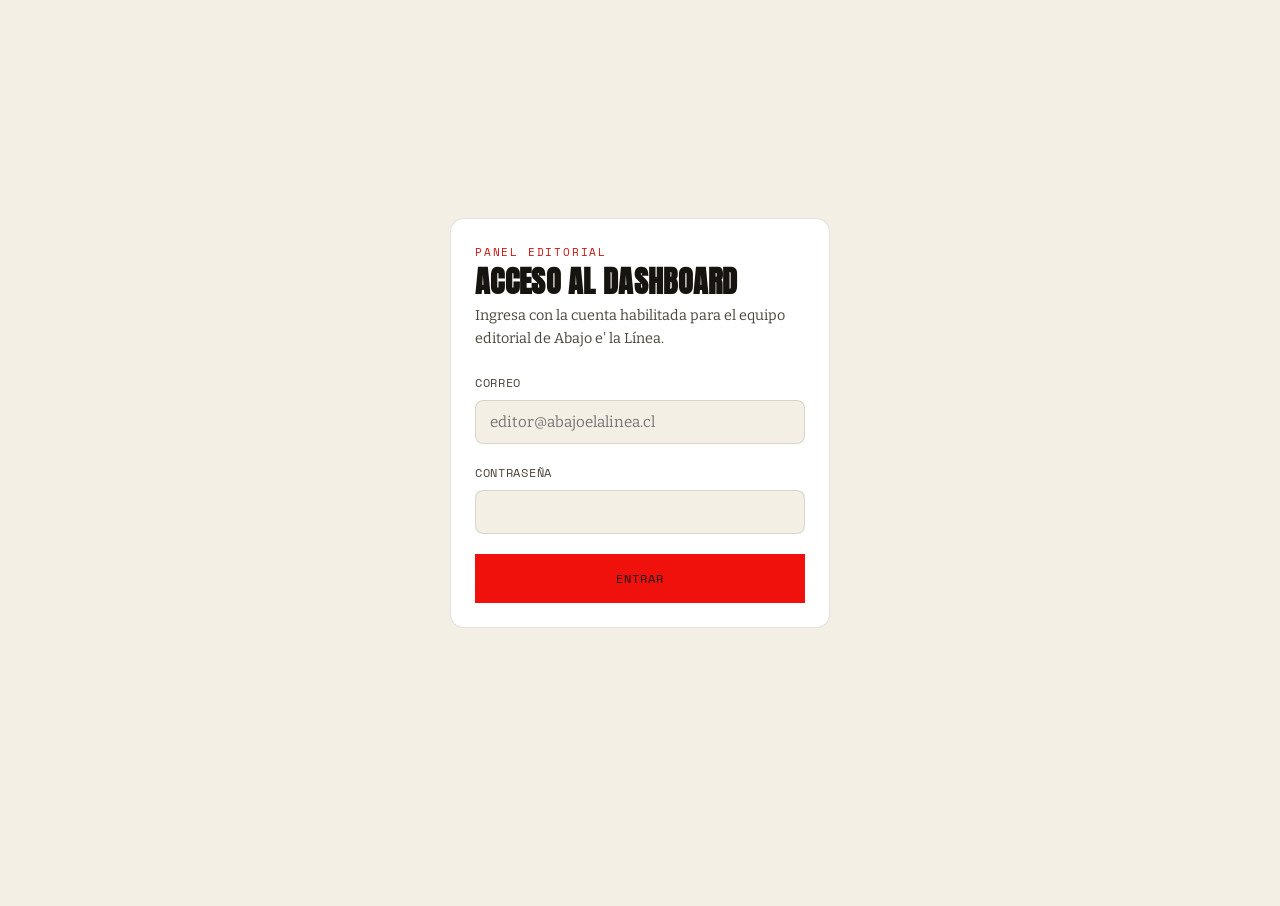
<file: admin.html>
<!DOCTYPE html>
<html lang="es">
<head>
<meta charset="UTF-8">
<script>try{var t=localStorage.getItem("theme");if(t)document.documentElement.setAttribute("data-theme",t);}catch(e){}</script>
<meta name="viewport" content="width=device-width, initial-scale=1.0">
<meta name="robots" content="noindex, nofollow">
<title>Dashboard — Abajo e' la Línea</title>
<link rel="icon" type="image/png" href="logo.png">
<link rel="stylesheet" href="style.css">
</head>
<body>

<link rel="preconnect" href="https://fonts.googleapis.com">
<link href="https://fonts.googleapis.com/css2?family=Anton&family=Bitter:wght@400;500;600;700&family=Space+Mono:wght@400;700&display=swap" rel="stylesheet">

<section id="admin">
  <div class="wrap" style="max-width:1080px; padding-top:20px; padding-bottom:80px;">

    <!-- Login -->
    <div id="loginScreen" style="min-height:70vh; display:flex; align-items:center;">
      <form id="loginForm" class="admin-card" style="max-width:380px;">
        <p class="admin-eyebrow">Panel editorial</p>
        <h1 class="section-title" style="font-size:1.9rem; margin-top:6px;">Acceso al dashboard</h1>
        <p style="color:var(--cream-dim); font-size:0.9rem; margin-top:10px;">Ingresa con la cuenta habilitada para el equipo editorial de Abajo e' la Línea.</p>

        <div class="admin-field" style="margin-top:24px;">
          <label for="email">Correo</label>
          <input type="email" id="email" placeholder="editor@abajoelalinea.cl" required autocomplete="username">
        </div>
        <div class="admin-field">
          <label for="password">Contraseña</label>
          <input type="password" id="password" required autocomplete="current-password">
        </div>
        <p id="loginError" style="color:var(--red); font-size:0.85rem; display:none;"></p>
        <button type="submit" class="btn btn-solid" style="width:100%; justify-content:center;" id="loginBtn">Entrar</button>
      </form>
    </div>

    <!-- Dashboard -->
    <div id="dashboard" style="display:none;">

      <div class="admin-card admin-topbar">
        <div>
          <p class="admin-eyebrow">Dashboard</p>
          <h1 class="section-title" style="font-size:1.9rem;">Gestión manual de noticias</h1>
          <p style="color:var(--cream-dim); font-size:0.85rem; margin-top:4px;">Sesión activa como <span id="sessionEmail"></span></p>
        </div>
        <div style="display:flex; gap:10px; flex-wrap:wrap; align-items:center;">
          <button class="theme-toggle" aria-label="Cambiar tema"></button>
          <button type="button" class="btn btn-ghost" id="refreshBtn">Actualizar</button>
          <button type="button" class="btn btn-ghost" id="newBtn">+ Nueva noticia</button>
          <button type="button" class="btn btn-ghost" id="logoutBtn">Salir</button>
        </div>
      </div>

      <div class="admin-tabbar">
        <button type="button" class="admin-tab active" data-tab="list">Noticias</button>
        <button type="button" class="admin-tab" data-tab="editor">Editor</button>
        <button type="button" class="admin-tab" data-tab="programs">Programas</button>
      </div>

      <!-- Tab: lista -->
      <div data-panel="list">
        <div id="categoryFilters" class="admin-pillbar"></div>
        <div id="articleList"></div>
      </div>

      <!-- Tab: editor -->
      <div data-panel="editor" class="admin-card" style="display:none;">
        <div style="display:flex; justify-content:space-between; align-items:flex-start; flex-wrap:wrap; gap:12px; margin-bottom:24px;">
          <div>
            <h2 style="font-family:'Anton',sans-serif; text-transform:uppercase; font-size:1.3rem;" id="editorTitle">Nueva noticia</h2>
            <p style="color:var(--cream-dim); font-size:0.85rem;">Puedes guardar como borrador o publicar de inmediato.</p>
          </div>
          <a href="#" target="_blank" id="viewLink" class="btn btn-ghost" style="display:none; padding:8px 16px; font-size:0.68rem;">Ver noticia</a>
        </div>

        <form id="articleForm">
          <input type="hidden" id="articleId">

          <div class="admin-field">
            <label for="title">Título</label>
            <input type="text" id="title" placeholder="Título de la noticia" required>
          </div>

          <div class="admin-grid-2">
            <div class="admin-field">
              <label for="slug">Slug <button type="button" id="genSlug" class="admin-inline-link">Generar desde título</button></label>
              <input type="text" id="slug" placeholder="slug-de-la-noticia" required>
            </div>
            <div class="admin-field">
              <label for="author">Autor</label>
              <input type="text" id="author" placeholder="Abajo e' la Línea" required>
            </div>
            <div class="admin-field">
              <label for="category">Categoría</label>
              <select id="category">
                <option value="Deportes">Deportes</option>
                <option value="Cultura">Cultura</option>
                <option value="Comunidad">Comunidad</option>
              </select>
            </div>
            <div class="admin-field">
              <label for="status">Estado</label>
              <select id="status">
                <option value="draft">Borrador</option>
                <option value="published">Publicado</option>
                <option value="archived">Archivado</option>
              </select>
            </div>
            <div class="admin-field" style="grid-column:1 / -1;">
              <label for="publishedAt">Fecha de publicación</label>
              <input type="datetime-local" id="publishedAt" required>
            </div>
          </div>

          <div class="admin-field">
            <label for="summary">Bajada</label>
            <textarea id="summary" rows="2" placeholder="Resumen de la noticia" required></textarea>
          </div>

          <div class="admin-field">
            <label for="content">Contenido</label>
            <p style="color:var(--cream-dim); font-size:0.78rem; margin-bottom:8px;">Un párrafo por línea — se convierten automáticamente en párrafos.</p>
            <textarea id="content" rows="9" required></textarea>
          </div>

          <div class="admin-grid-2">
            <div class="admin-field">
              <label for="sourceUrl">Fuente original</label>
              <input type="text" id="sourceUrl" placeholder="https://www.instagram.com/p/...">
            </div>
            <div class="admin-field">
              <label for="imageUrl">URL de imagen</label>
              <input type="text" id="imageUrl" placeholder="https://...">
            </div>
          </div>

          <div class="admin-upload">
            <div>
              <p style="font-weight:600;">Subir imagen</p>
              <p style="color:var(--cream-dim); font-size:0.82rem;">Tamaño recomendado: 1200 × 675 px.</p>
            </div>
            <label for="imageFile" class="btn btn-solid" style="cursor:pointer; padding:10px 20px;" id="imageFileLabel">Elegir archivo</label>
            <input type="file" id="imageFile" accept="image/*" style="display:none;">
          </div>
          <img id="imagePreview" style="display:none; margin-top:16px; width:100%; max-height:280px; object-fit:cover; border:1px solid var(--line);">

          <p id="formError" style="color:var(--red); font-size:0.85rem; display:none; margin-top:16px;"></p>
          <p id="formSuccess" style="color:var(--green); font-size:0.85rem; display:none; margin-top:16px;"></p>

          <div style="display:flex; gap:10px; justify-content:flex-end; margin-top:24px; flex-wrap:wrap;">
            <button type="button" class="btn btn-ghost" id="deleteBtn" style="display:none; border-color:var(--red); color:var(--red);">Eliminar</button>
            <button type="submit" class="btn btn-ghost" id="saveBtn">Guardar cambios</button>
            <button type="button" class="btn btn-ghost" id="saveDraftBtn">Guardar como borrador</button>
            <button type="button" class="btn btn-solid" id="publishBtn">Publicar ahora</button>
          </div>
        </form>
      </div>

      <!-- Tab: programas -->
      <div data-panel="programs" class="admin-card" style="display:none;">
        <div style="margin-bottom:20px;">
          <h2 style="font-family:'Anton',sans-serif; text-transform:uppercase; font-size:1.3rem;" id="programFormTitle">Nuevo programa</h2>
          <p style="color:var(--cream-dim); font-size:0.85rem;">Pega el link de YouTube del episodio grabado — no se sube ningún archivo, solo se embebe el video.</p>
        </div>

        <form id="programForm">
          <input type="hidden" id="programId">

          <div class="admin-field">
            <label for="programTitle">Título</label>
            <input type="text" id="programTitle" placeholder="Caseta Femenina — Capítulo 12" required>
          </div>

          <div class="admin-grid-2">
            <div class="admin-field">
              <label for="programYoutubeUrl">Link de YouTube</label>
              <input type="text" id="programYoutubeUrl" placeholder="https://www.youtube.com/watch?v=..." required>
            </div>
            <div class="admin-field">
              <label for="programCategory">Programa / categoría</label>
              <input type="text" id="programCategory" placeholder="Caseta Femenina">
            </div>
            <div class="admin-field">
              <label for="programStatus">Estado</label>
              <select id="programStatus">
                <option value="draft">Borrador</option>
                <option value="published">Publicado</option>
                <option value="archived">Archivado</option>
              </select>
            </div>
            <div class="admin-field">
              <label for="programPublishedAt">Fecha de publicación</label>
              <input type="datetime-local" id="programPublishedAt" required>
            </div>
          </div>

          <div class="admin-field">
            <label for="programDescription">Descripción (opcional)</label>
            <textarea id="programDescription" rows="3"></textarea>
          </div>

          <p id="programFormError" style="color:var(--red); font-size:0.85rem; display:none;"></p>
          <p id="programFormSuccess" style="color:var(--green); font-size:0.85rem; display:none;"></p>

          <div style="display:flex; gap:10px; justify-content:flex-end; margin-top:8px; flex-wrap:wrap;">
            <button type="button" class="btn btn-ghost" id="programDeleteBtn" style="display:none; border-color:var(--red); color:var(--red);">Eliminar</button>
            <button type="button" class="btn btn-ghost" id="programNewBtn">Nuevo programa</button>
            <button type="submit" class="btn btn-solid" id="programSaveBtn">Guardar</button>
          </div>
        </form>

        <div style="margin-top:32px; border-top:1px solid var(--line); padding-top:20px;">
          <div id="programList"></div>
        </div>
      </div>

    </div>
  </div>
</section>

<script type="module" src="admin.js"></script>
<script src="theme.js" defer></script>

</body>
</html>
</file>
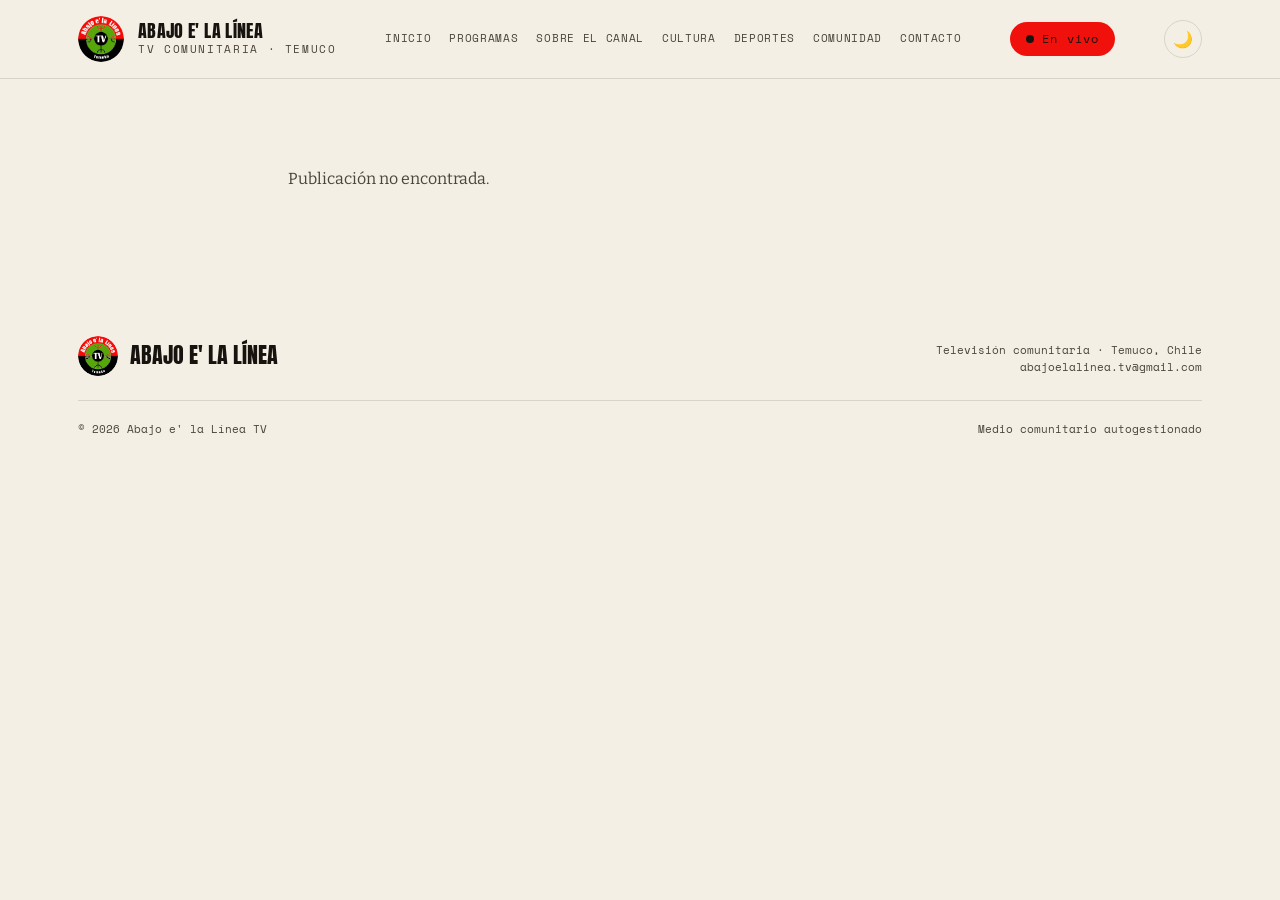
<file: articulo.html>
<!DOCTYPE html>
<html lang="es">
<head>
<meta charset="UTF-8">
<script>try{var t=localStorage.getItem("theme");if(t)document.documentElement.setAttribute("data-theme",t);}catch(e){}</script>
<meta name="viewport" content="width=device-width, initial-scale=1.0">
<title>Abajo e' la Línea</title>
<link rel="icon" type="image/png" href="logo.png">
<link rel="stylesheet" href="style.css">
</head>
<body>

<link rel="preconnect" href="https://fonts.googleapis.com">
<link href="https://fonts.googleapis.com/css2?family=Anton&family=Bitter:wght@400;500;600;700&family=Space+Mono:wght@400;700&display=swap" rel="stylesheet">

<header>
  <div class="header-inner">
    <div class="wordmark">
      <img src="logo.png" alt="Abajo e' la Línea TV" class="logo-img">
      <div class="wordmark-text">
        <span>Abajo e' la Línea</span>
        <span>TV Comunitaria · Temuco</span>
      </div>
    </div>
    <nav>
      <a href="index.html">Inicio</a>
      <a href="programas.html">Programas</a>
      <a href="index.html#sobre-canal">Sobre el Canal</a>
      <a href="cultura.html">Cultura</a>
      <a href="deportes.html">Deportes</a>
      <a href="comunidad.html">Comunidad</a>
      <a href="index.html#contacto">Contacto</a>
    </nav>
    <a href="index.html" class="live-pill"><span class="live-dot"></span> En vivo</a>
    <button class="theme-toggle" aria-label="Cambiar tema"></button>
    <button class="nav-toggle" aria-label="Abrir menú" aria-expanded="false">☰</button>
  </div>
</header>

<section id="articulo">
  <div class="wrap" style="max-width:760px;">
    <div id="articuloContenido">
      <p style="color:var(--cream-dim);">Cargando publicación…</p>
    </div>
  </div>
</section>

<footer>
  <div class="wrap">
    <div class="footer-grid">
      <div class="footer-wordmark" style="display:flex;align-items:center;gap:12px;"><img src="logo.png" alt="" style="width:40px;height:40px;border-radius:50%;">Abajo e' la Línea</div>
      <div class="footer-meta">
        Televisión comunitaria · Temuco, Chile<br>
        abajoelalinea.tv@gmail.com
      </div>
    </div>
    <div class="footer-bottom">
      <span>© 2026 Abajo e' la Línea TV</span>
      <span>Medio comunitario autogestionado</span>
    </div>
  </div>
</footer>

<script src="supabase-articles.js"></script>
<script>
  (async () => {
    const slug = new URLSearchParams(location.search).get('slug');
    const el = document.getElementById('articuloContenido');
    if (!slug) {
      el.innerHTML = '<p style="color:var(--cream-dim);">Publicación no encontrada.</p>';
      return;
    }
    const [article] = await fetchArticles({ slug, limit: 1 });
    if (!article) {
      el.innerHTML = '<p style="color:var(--cream-dim);">Publicación no encontrada.</p>';
      return;
    }
    document.title = `${article.title} — Abajo e' la Línea`;
    const date = article.published_at
      ? new Date(article.published_at).toLocaleDateString('es-CL', { day: 'numeric', month: 'long', year: 'numeric' })
      : '';
    el.innerHTML = `
      <div class="section-head" style="margin-bottom:24px;">
        <div class="section-num">${article.category || ''}</div>
        <h1 class="section-title" style="font-size:clamp(1.8rem,4vw,2.6rem);">${article.title}</h1>
      </div>
      ${article.image_url ? `<img src="${article.image_url}" alt="" style="width:100%; border-radius:6px; margin-bottom:24px; aspect-ratio:16/9; object-fit:cover;">` : ''}
      <p class="mono" style="color:var(--cream-dim); font-size:0.75rem; margin-bottom:24px;">${article.author || ''} ${date ? '· ' + date : ''}</p>
      <div style="color:var(--cream-dim); font-size:1.05rem; line-height:1.7;">${article.content || ''}</div>
      ${article.source_url ? `<p style="margin-top:32px;"><a href="${article.source_url}" target="_blank" rel="noopener" class="btn btn-ghost">Ver publicación original</a></p>` : ''}
    `;
  })();
</script>

<script src="theme.js" defer></script>
</body>
</html>
</file>
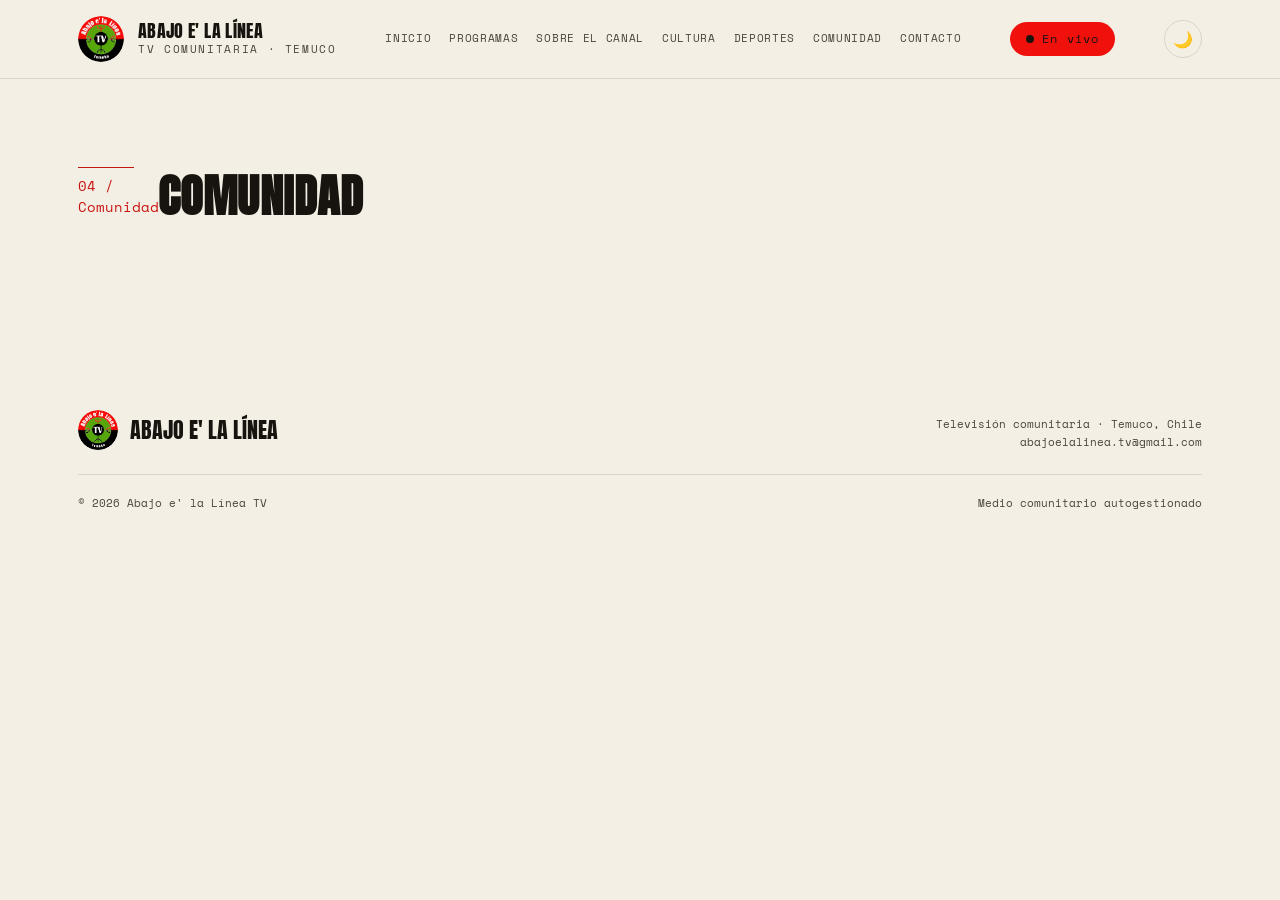
<file: comunidad.html>
<!DOCTYPE html>
<html lang="es">
<head>
<meta charset="UTF-8">
<script>try{var t=localStorage.getItem("theme");if(t)document.documentElement.setAttribute("data-theme",t);}catch(e){}</script>
<meta name="viewport" content="width=device-width, initial-scale=1.0">
<title>Comunidad — Abajo e' la Línea</title>
<link rel="icon" type="image/png" href="logo.png">
<link rel="stylesheet" href="style.css">
<script src="supabase-articles.js" defer></script>
</head>
<body>

<link rel="preconnect" href="https://fonts.googleapis.com">
<link href="https://fonts.googleapis.com/css2?family=Anton&family=Bitter:wght@400;500;600;700&family=Space+Mono:wght@400;700&display=swap" rel="stylesheet">

<header>
  <div class="header-inner">
    <div class="wordmark">
      <img src="logo.png" alt="Abajo e' la Línea TV" class="logo-img">
      <div class="wordmark-text">
        <span>Abajo e' la Línea</span>
        <span>TV Comunitaria · Temuco</span>
      </div>
    </div>
    <nav>
      <a href="index.html">Inicio</a>
      <a href="programas.html">Programas</a>
      <a href="index.html#sobre-canal">Sobre el Canal</a>
      <a href="cultura.html">Cultura</a>
      <a href="deportes.html">Deportes</a>
      <a href="comunidad.html">Comunidad</a>
      <a href="index.html#contacto">Contacto</a>
    </nav>
    <a href="index.html" class="live-pill"><span class="live-dot"></span> En vivo</a>
    <button class="theme-toggle" aria-label="Cambiar tema"></button>
    <button class="nav-toggle" aria-label="Abrir menú" aria-expanded="false">☰</button>
  </div>
</header>

<section id="comunidad">
  <div class="wrap">
    <div class="section-head">
      <div class="section-num">04 / Comunidad</div>
      <h2 class="section-title">Comunidad</h2>
    </div>
    <div class="programas-grid" data-articles-category="Comunidad"></div>
  </div>
</section>

<footer>
  <div class="wrap">
    <div class="footer-grid">
      <div class="footer-wordmark" style="display:flex;align-items:center;gap:12px;"><img src="logo.png" alt="" style="width:40px;height:40px;border-radius:50%;">Abajo e' la Línea</div>
      <div class="footer-meta">
        Televisión comunitaria · Temuco, Chile<br>
        abajoelalinea.tv@gmail.com
      </div>
    </div>
    <div class="footer-bottom">
      <span>© 2026 Abajo e' la Línea TV</span>
      <span>Medio comunitario autogestionado</span>
    </div>
  </div>
</footer>

<script src="theme.js" defer></script>
</body>
</html>
</file>
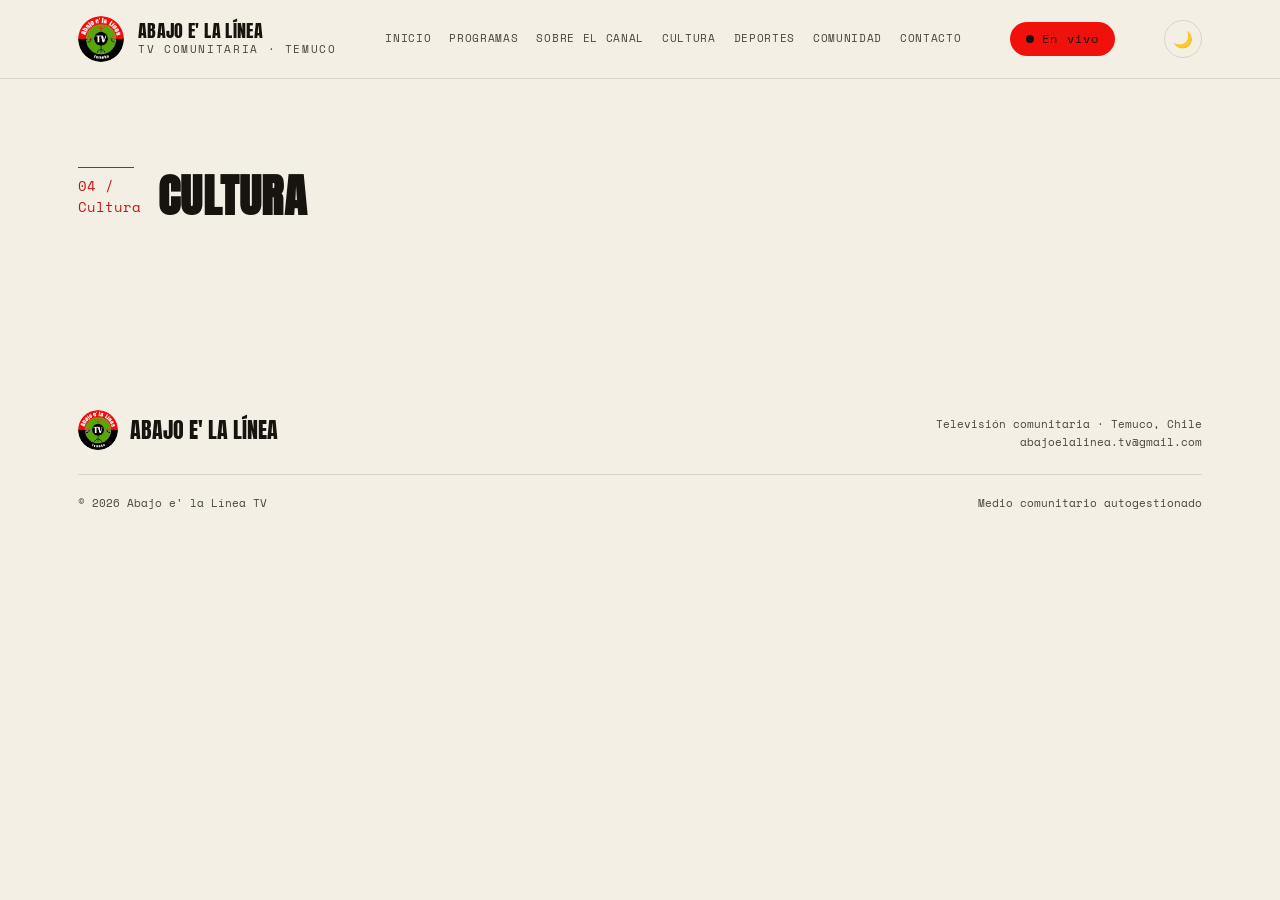
<file: cultura.html>
<!DOCTYPE html>
<html lang="es">
<head>
<meta charset="UTF-8">
<script>try{var t=localStorage.getItem("theme");if(t)document.documentElement.setAttribute("data-theme",t);}catch(e){}</script>
<meta name="viewport" content="width=device-width, initial-scale=1.0">
<title>Cultura — Abajo e' la Línea</title>
<link rel="icon" type="image/png" href="logo.png">
<link rel="stylesheet" href="style.css">
<script src="supabase-articles.js" defer></script>
</head>
<body>

<link rel="preconnect" href="https://fonts.googleapis.com">
<link href="https://fonts.googleapis.com/css2?family=Anton&family=Bitter:wght@400;500;600;700&family=Space+Mono:wght@400;700&display=swap" rel="stylesheet">

<header>
  <div class="header-inner">
    <div class="wordmark">
      <img src="logo.png" alt="Abajo e' la Línea TV" class="logo-img">
      <div class="wordmark-text">
        <span>Abajo e' la Línea</span>
        <span>TV Comunitaria · Temuco</span>
      </div>
    </div>
    <nav>
      <a href="index.html">Inicio</a>
      <a href="programas.html">Programas</a>
      <a href="index.html#sobre-canal">Sobre el Canal</a>
      <a href="cultura.html">Cultura</a>
      <a href="deportes.html">Deportes</a>
      <a href="comunidad.html">Comunidad</a>
      <a href="index.html#contacto">Contacto</a>
    </nav>
    <a href="index.html" class="live-pill"><span class="live-dot"></span> En vivo</a>
    <button class="theme-toggle" aria-label="Cambiar tema"></button>
    <button class="nav-toggle" aria-label="Abrir menú" aria-expanded="false">☰</button>
  </div>
</header>

<section id="cultura">
  <div class="wrap">
    <div class="section-head">
      <div class="section-num">04 / Cultura</div>
      <h2 class="section-title">Cultura</h2>
    </div>
    <div class="programas-grid" data-articles-category="Cultura"></div>
  </div>
</section>

<footer>
  <div class="wrap">
    <div class="footer-grid">
      <div class="footer-wordmark" style="display:flex;align-items:center;gap:12px;"><img src="logo.png" alt="" style="width:40px;height:40px;border-radius:50%;">Abajo e' la Línea</div>
      <div class="footer-meta">
        Televisión comunitaria · Temuco, Chile<br>
        abajoelalinea.tv@gmail.com
      </div>
    </div>
    <div class="footer-bottom">
      <span>© 2026 Abajo e' la Línea TV</span>
      <span>Medio comunitario autogestionado</span>
    </div>
  </div>
</footer>

<script src="theme.js" defer></script>
</body>
</html>
</file>
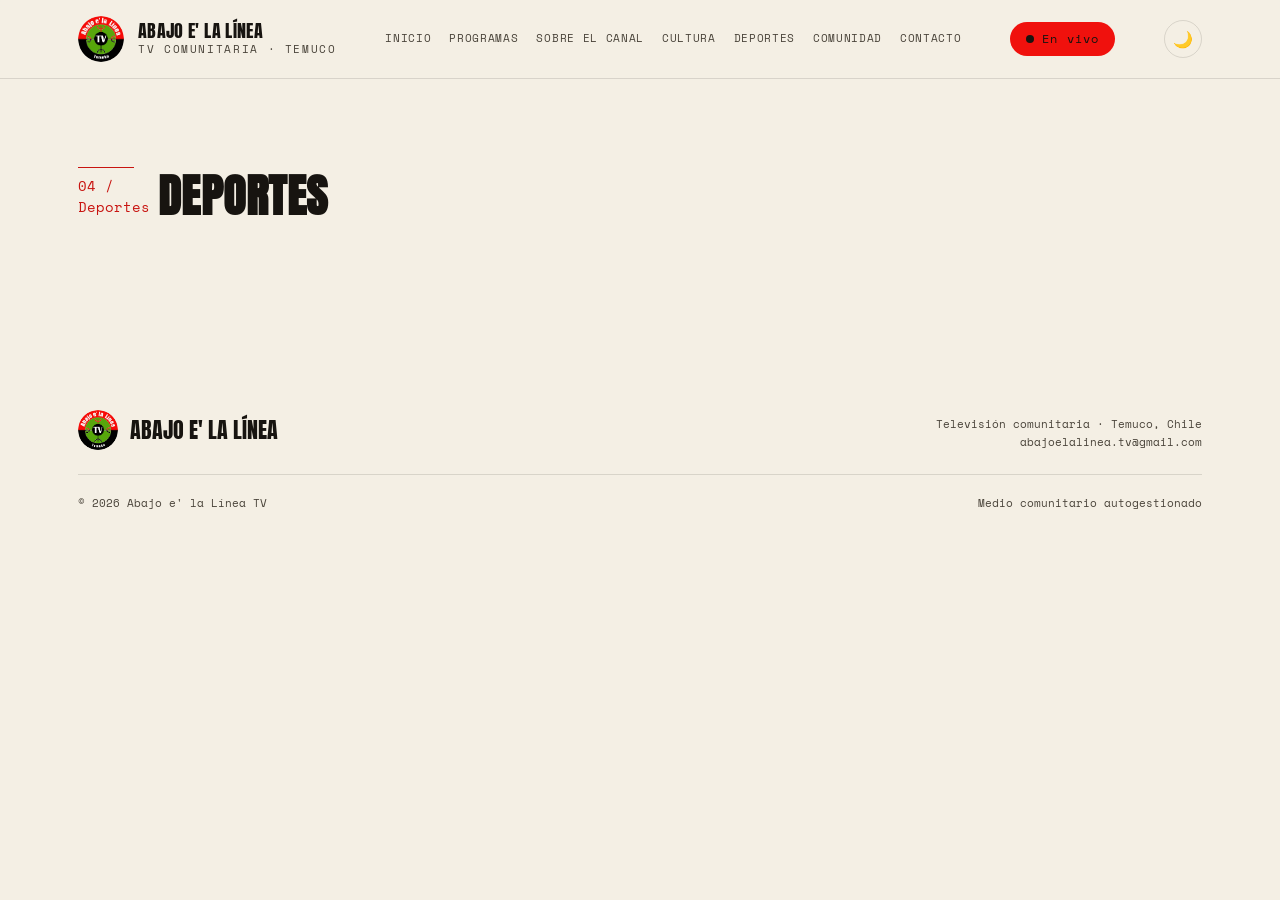
<file: deportes.html>
<!DOCTYPE html>
<html lang="es">
<head>
<meta charset="UTF-8">
<script>try{var t=localStorage.getItem("theme");if(t)document.documentElement.setAttribute("data-theme",t);}catch(e){}</script>
<meta name="viewport" content="width=device-width, initial-scale=1.0">
<title>Deportes — Abajo e' la Línea</title>
<link rel="icon" type="image/png" href="logo.png">
<link rel="stylesheet" href="style.css">
<script src="supabase-articles.js" defer></script>
</head>
<body>

<link rel="preconnect" href="https://fonts.googleapis.com">
<link href="https://fonts.googleapis.com/css2?family=Anton&family=Bitter:wght@400;500;600;700&family=Space+Mono:wght@400;700&display=swap" rel="stylesheet">

<header>
  <div class="header-inner">
    <div class="wordmark">
      <img src="logo.png" alt="Abajo e' la Línea TV" class="logo-img">
      <div class="wordmark-text">
        <span>Abajo e' la Línea</span>
        <span>TV Comunitaria · Temuco</span>
      </div>
    </div>
    <nav>
      <a href="index.html">Inicio</a>
      <a href="programas.html">Programas</a>
      <a href="index.html#sobre-canal">Sobre el Canal</a>
      <a href="cultura.html">Cultura</a>
      <a href="deportes.html">Deportes</a>
      <a href="comunidad.html">Comunidad</a>
      <a href="index.html#contacto">Contacto</a>
    </nav>
    <a href="index.html" class="live-pill"><span class="live-dot"></span> En vivo</a>
    <button class="theme-toggle" aria-label="Cambiar tema"></button>
    <button class="nav-toggle" aria-label="Abrir menú" aria-expanded="false">☰</button>
  </div>
</header>

<section id="deportes">
  <div class="wrap">
    <div class="section-head">
      <div class="section-num">04 / Deportes</div>
      <h2 class="section-title">Deportes</h2>
    </div>
    <div class="programas-grid" data-articles-category="Deportes"></div>
  </div>
</section>

<footer>
  <div class="wrap">
    <div class="footer-grid">
      <div class="footer-wordmark" style="display:flex;align-items:center;gap:12px;"><img src="logo.png" alt="" style="width:40px;height:40px;border-radius:50%;">Abajo e' la Línea</div>
      <div class="footer-meta">
        Televisión comunitaria · Temuco, Chile<br>
        abajoelalinea.tv@gmail.com
      </div>
    </div>
    <div class="footer-bottom">
      <span>© 2026 Abajo e' la Línea TV</span>
      <span>Medio comunitario autogestionado</span>
    </div>
  </div>
</footer>

<script src="theme.js" defer></script>
</body>
</html>
</file>
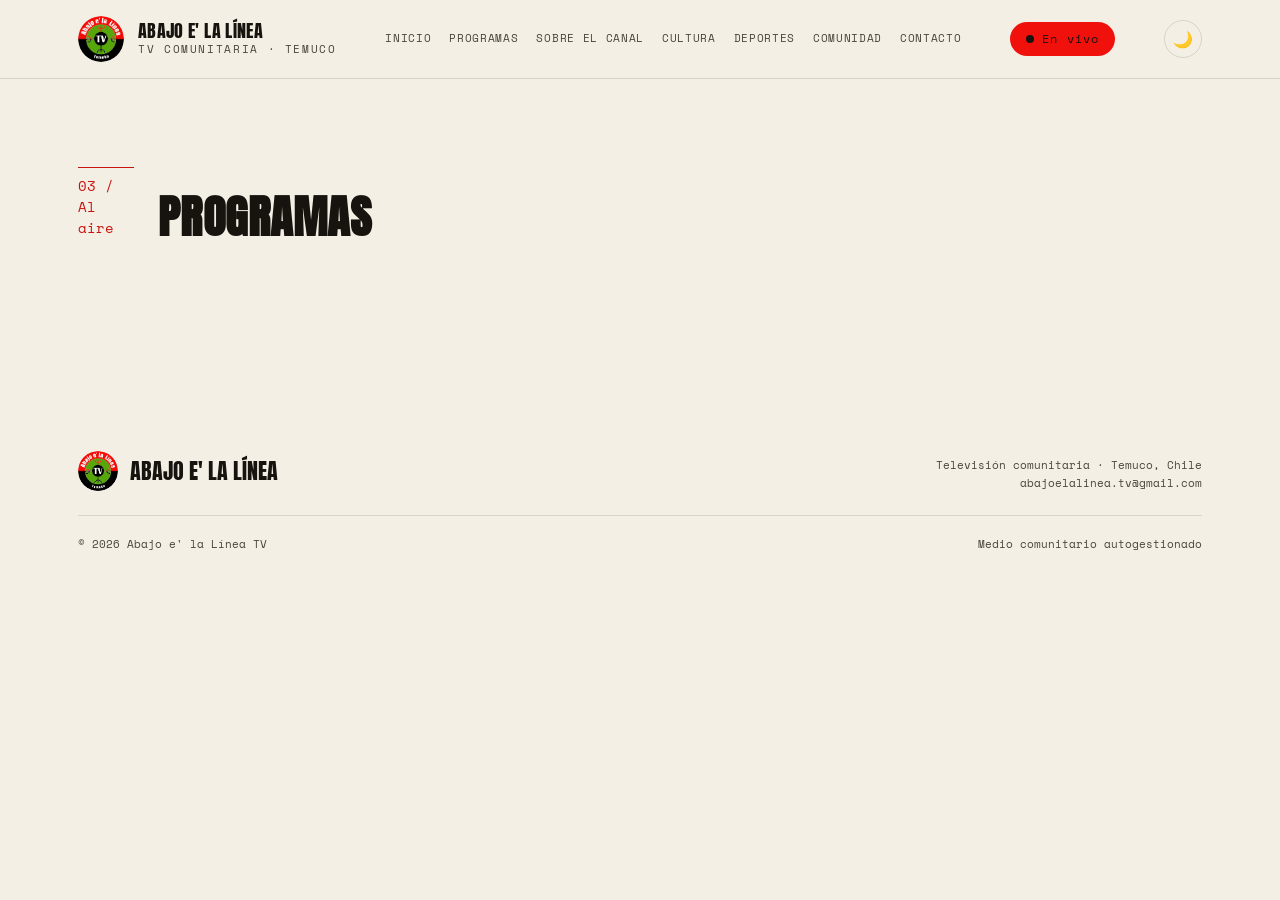
<file: programas.html>
<!DOCTYPE html>
<html lang="es">
<head>
<meta charset="UTF-8">
<script>try{var t=localStorage.getItem("theme");if(t)document.documentElement.setAttribute("data-theme",t);}catch(e){}</script>
<meta name="viewport" content="width=device-width, initial-scale=1.0">
<title>Programas — Abajo e' la Línea</title>
<link rel="icon" type="image/png" href="/logo.png">
<link rel="stylesheet" href="/style.css">
<script src="/programs.js" defer></script>
</head>
<body>

<link rel="preconnect" href="https://fonts.googleapis.com">
<link href="https://fonts.googleapis.com/css2?family=Anton&family=Bitter:wght@400;500;600;700&family=Space+Mono:wght@400;700&display=swap" rel="stylesheet">

<header>
  <div class="header-inner">
    <div class="wordmark">
      <img src="/logo.png" alt="Abajo e' la Línea TV" class="logo-img">
      <div class="wordmark-text">
        <span>Abajo e' la Línea</span>
        <span>TV Comunitaria · Temuco</span>
      </div>
    </div>
    <nav>
      <a href="/index.html">Inicio</a>
      <a href="/programas.html">Programas</a>
      <a href="/index.html#sobre-canal">Sobre el Canal</a>
      <a href="/cultura.html">Cultura</a>
      <a href="/deportes.html">Deportes</a>
      <a href="/comunidad.html">Comunidad</a>
      <a href="/index.html#contacto">Contacto</a>
    </nav>
    <a href="/index.html" class="live-pill"><span class="live-dot"></span> En vivo</a>
    <button class="theme-toggle" aria-label="Cambiar tema"></button>
    <button class="nav-toggle" aria-label="Abrir menú" aria-expanded="false">☰</button>
  </div>
</header>

<section id="programas">
  <div class="wrap">
    <div class="section-head">
      <div class="section-num">03 / Al aire</div>
      <h2 class="section-title">Programas</h2>
    </div>
    <div id="programFilters" class="admin-pillbar"></div>
    <div id="programVideos"></div>
  </div>
</section>

<footer>
  <div class="wrap">
    <div class="footer-grid">
      <div class="footer-wordmark" style="display:flex;align-items:center;gap:12px;"><img src="/logo.png" alt="" style="width:40px;height:40px;border-radius:50%;">Abajo e' la Línea</div>
      <div class="footer-meta">
        Televisión comunitaria · Temuco, Chile<br>
        abajoelalinea.tv@gmail.com
      </div>
    </div>
    <div class="footer-bottom">
      <span>© 2026 Abajo e' la Línea TV</span>
      <span>Medio comunitario autogestionado</span>
    </div>
  </div>
</footer>

<script src="/theme.js" defer></script>
</body>
</html>
</file>
<file: style.css>
:root{
    --ink:#000000;
    --ink-soft:#000000;
    --cream:#efe7d8;
    --cream-dim:#e2d8c3;
    --red:#f0110d;
    --red-dark:#a8130f;
    --ochre:#c81410;
    --green:#58a60c;
    --green-deep:#2e5610;
    --line: rgba(239,231,216,0.16);
    --header-bg: rgba(0,0,0,0.92);

    /* Fijos: el video en vivo y el bloque "manifiesto" no cambian con el tema,
       para que siempre se lean bien encima del negro del video o del cream fijo. */
    --fixed-dark:#000000;
    --fixed-light-text:#efe7d8;
    --fixed-light-text-dim:#e2d8c3;
    --fixed-card-bg:#efe7d8;
    --fixed-card-text:#171410;
    --fixed-card-text-dim:#3a352b;
  }

  /* Sigue la preferencia del sistema mientras el usuario no haya elegido manualmente
     (el botón de la nav marca data-theme y ese valor manda por sobre esto). */
  @media (prefers-color-scheme: light){
    :root:not([data-theme]){
      --ink:#f4efe4;
      --ink-soft:#ffffff;
      --cream:#171410;
      --cream-dim:#4a443a;
      --line: rgba(23,20,15,0.12);
      --header-bg: rgba(244,239,228,0.92);
    }
  }

  :root[data-theme="light"]{
    --ink:#f4efe4;
    --ink-soft:#ffffff;
    --cream:#171410;
    --cream-dim:#4a443a;
    --line: rgba(23,20,15,0.12);
    --header-bg: rgba(244,239,228,0.92);
  }

  body{transition:background-color .2s ease, color .2s ease;}

  .theme-toggle{
    display:inline-flex; align-items:center; justify-content:center;
    width:38px; height:38px;
    border-radius:50%;
    border:1px solid var(--line);
    background:transparent;
    color:var(--cream);
    font-size:1rem;
    cursor:pointer;
    flex-shrink:0;
  }
  .theme-toggle:hover{border-color:var(--ochre);}

  *{box-sizing:border-box; margin:0; padding:0;}

  body{
    background:var(--ink);
    color:var(--cream);
    font-family:'Bitter', Georgia, serif;
    line-height:1.55;
    overflow-x:hidden;
  }

  h1,h2,h3, .display{
    font-family:'Anton', 'Arial Narrow', sans-serif;
    text-transform:uppercase;
    letter-spacing:0.01em;
    line-height:0.95;
  }

  .mono{
    font-family:'Space Mono', monospace;
    letter-spacing:0.06em;
    text-transform:uppercase;
  }

  a{color:inherit; text-decoration:none;}

  ::selection{background:var(--red); color:var(--cream);}

  img{max-width:100%; display:block;}

  .wrap{
    max-width:1180px;
    margin:0 auto;
    padding:0 28px;
  }

  /* ---------- HEADER ---------- */
  header{
    position:sticky; top:0; z-index:50;
    background:var(--header-bg);
    backdrop-filter:blur(6px);
    border-bottom:1px solid var(--line);
  }
  .header-inner{
    position:relative;
    display:flex; align-items:center; justify-content:space-between;
    padding:16px 28px;
    max-width:1180px; margin:0 auto;
  }
  .wordmark{
    display:flex; align-items:center; gap:14px;
  }
  .logo-img{width:46px; height:46px; border-radius:50%; flex-shrink:0;}
  .wordmark-text{
    font-family:'Anton', sans-serif;
    text-transform:uppercase;
    font-size:1.1rem;
    letter-spacing:0.02em;
    display:flex; flex-direction:column; line-height:0.95;
  }
  .wordmark-text span:first-child{color:var(--cream);}
  .wordmark-text span:last-child{color:var(--cream-dim); font-size:0.62em; letter-spacing:0.15em; margin-top:4px; font-family:'Space Mono',monospace; text-transform:uppercase;}

  nav{display:flex; align-items:center; gap:18px; flex-wrap:wrap;}
  nav a{
    font-family:'Space Mono', monospace;
    font-size:0.7rem;
    text-transform:uppercase;
    letter-spacing:0.06em;
    color:var(--cream-dim);
    position:relative;
    padding-bottom:3px;
    white-space:nowrap;
  }
  nav a:hover{color:var(--cream);}
  nav a::after{
    content:'';
    position:absolute; left:0; bottom:0;
    width:0; height:1px; background:var(--red);
    transition:width .25s ease;
  }
  nav a:hover::after{width:100%;}

  .live-pill{
    display:inline-flex; align-items:center; gap:8px;
    background:var(--red);
    color:var(--cream);
    padding:8px 16px;
    border-radius:100px;
    font-family:'Space Mono', monospace;
    font-size:0.72rem;
    letter-spacing:0.1em;
    white-space:nowrap;
  }
  .live-dot{
    width:8px; height:8px; border-radius:50%;
    background:var(--cream);
    animation:pulse 1.6s ease-in-out infinite;
  }
  @keyframes pulse{
    0%,100%{opacity:1; transform:scale(1);}
    50%{opacity:0.35; transform:scale(0.8);}
  }

  .nav-toggle{
    display:none;
    align-items:center; justify-content:center;
    width:38px; height:38px;
    border-radius:50%;
    border:1px solid var(--line);
    background:transparent;
    color:var(--cream);
    font-size:1.1rem;
    cursor:pointer;
    flex-shrink:0;
  }
  .nav-toggle:hover{border-color:var(--ochre);}

  /* ---------- HERO ---------- */
  .hero{
    position:relative;
    padding:64px 0 90px;
    border-bottom:1px solid var(--line);
    overflow:hidden;
  }
  .hero::before{
    content:'';
    position:absolute; inset:0;
    background:var(--fixed-dark);
    pointer-events:none;
  }
  .hero-grid{
    position:relative;
    display:grid;
    grid-template-columns:1.05fr 0.95fr;
    gap:56px;
    align-items:center;
  }
  .eyebrow{
    font-family:'Space Mono', monospace;
    font-size:0.75rem;
    letter-spacing:0.16em;
    text-transform:uppercase;
    color:var(--ochre);
    display:flex; align-items:center; gap:10px;
    margin-bottom:18px;
  }
  .eyebrow::before{content:'—'; color:var(--red);}
  h1.hero-title{
    font-size:clamp(2.6rem, 5.4vw, 4.4rem);
    color:var(--fixed-light-text);
  }
  h1.hero-title em{
    font-style:normal;
    color:var(--red);
    -webkit-text-stroke:1px var(--fixed-light-text);
  }
  .hero-copy{
    margin-top:22px;
    max-width:46ch;
    color:var(--fixed-light-text-dim);
    font-size:1.05rem;
  }
  .hero-actions{
    margin-top:32px;
    display:flex; gap:16px; flex-wrap:wrap;
  }
  .btn{
    display:inline-flex; align-items:center; gap:10px;
    padding:14px 26px;
    font-family:'Space Mono', monospace;
    font-size:0.78rem;
    letter-spacing:0.08em;
    text-transform:uppercase;
    border:1px solid var(--cream);
    transition:all .2s ease;
  }
  .btn-solid{background:var(--red); border-color:var(--red); color:var(--cream);}
  .btn-solid:hover{background:var(--red-dark); border-color:var(--red-dark);}
  .btn-ghost:hover{background:var(--red); color:var(--cream); border-color:var(--red);}

  /* Botones dentro del hero: se apoyan en el fondo siempre-oscuro, no en el tema. */
  .hero .btn{border-color:var(--fixed-light-text); color:var(--fixed-light-text);}
  .hero .btn-solid{color:var(--fixed-light-text);}
  .hero .btn-ghost:hover{color:var(--fixed-light-text);}

  /* El "marco de TV" (player-card, video, mensajes) queda siempre oscuro,
     no sigue el tema — igual que la pantalla de un televisor apagado. */
  .player-card{
    position:relative;
    background:var(--fixed-dark);
    border:1px solid rgba(239,231,216,0.16);
    padding:14px;
  }
  .player-card::before{
    content:'';
    position:absolute; top:-8px; left:-8px; right:8px; bottom:8px;
    border:1px solid var(--red);
    z-index:-1;
  }
  .player-topbar{
    display:flex; align-items:center; justify-content:space-between;
    margin-bottom:12px;
    padding:0 4px;
  }
  .channel-tag{
    font-family:'Space Mono', monospace;
    font-size:0.72rem;
    letter-spacing:0.08em;
    color:var(--fixed-light-text-dim);
  }
  .video-frame{
    position:relative;
    width:100%;
    aspect-ratio:16/9;
    background:var(--fixed-dark);
    overflow:hidden;
  }
  video{width:100%; height:100%; object-fit:cover; display:block;}
  video:fullscreen{object-fit:contain; background:var(--fixed-dark);}
  video:-webkit-full-screen{object-fit:contain; background:var(--fixed-dark);}
  .video-msg{
    position:absolute; inset:0;
    display:flex; align-items:center; justify-content:center;
    flex-direction:column; gap:10px;
    padding:20px; text-align:center;
    color:var(--fixed-light-text-dim);
    font-family:'Space Mono', monospace;
    font-size:0.8rem;
    background:var(--fixed-dark);
  }
  .video-msg.hidden{display:none;}
  .player-caption{
    margin-top:12px;
    font-family:'Space Mono', monospace;
    font-size:0.7rem;
    color:var(--fixed-light-text-dim);
    display:flex; justify-content:space-between; gap:12px; flex-wrap:wrap;
    padding:0 4px;
  }

  /* ---------- SECTIONS shared ---------- */
  section{padding:88px 0;}
  .section-head{
    display:grid;
    grid-template-columns:auto 1fr;
    gap:24px;
    align-items:end;
    margin-bottom:48px;
  }
  .section-num{
    font-family:'Space Mono', monospace;
    font-size:0.85rem;
    color:var(--ochre);
    border-top:1px solid var(--ochre);
    padding-top:8px;
    width:56px;
  }
  .section-title{font-size:clamp(2rem, 3.6vw, 3rem); color:var(--cream);}

  /* ---------- QUIENES SOMOS ---------- */
  /* Tarjeta fija clara ("recuadro impreso"), no sigue el tema en ningún sentido. */
  .somos{
    background:var(--fixed-card-bg);
    color:var(--fixed-card-text);
    border-top:1px solid var(--line);
    border-bottom:1px solid var(--line);
  }
  .somos .section-num{color:var(--red); border-top-color:var(--red);}
  .somos .section-title{color:var(--fixed-card-text);}
  .somos-grid{
    display:grid;
    grid-template-columns:1fr 1fr;
    gap:64px;
    align-items:start;
  }
  .somos p{margin-bottom:18px; color:var(--fixed-card-text-dim); max-width:52ch;}
  .somos p:first-of-type{
    font-size:1.2rem;
    color:var(--fixed-card-text);
    font-weight:600;
  }
  .flag-strip{
    display:flex; gap:10px; margin-top:24px;
  }
  .flag-strip span{
    width:34px; height:6px; display:block;
  }

  .fact-list{display:flex; flex-direction:column; gap:0;}
  .fact{
    padding:22px 0;
    border-bottom:1px solid rgba(23,20,15,0.14);
    display:grid; grid-template-columns:100px 1fr; gap:20px;
  }
  .fact:first-child{border-top:1px solid rgba(23,20,15,0.14);}
  .fact-label{
    font-family:'Space Mono', monospace;
    font-size:0.7rem;
    letter-spacing:0.08em;
    text-transform:uppercase;
    color:var(--red);
  }
  .fact-value{font-size:1.02rem; color:var(--fixed-card-text);}

  /* ---------- SINTONIZAR ---------- */
  .sintonizar-grid{
    display:grid;
    grid-template-columns:repeat(3, 1fr);
    gap:1px;
    background:var(--line);
    border:1px solid var(--line);
  }
  .sint-card{
    background:var(--ink);
    padding:36px 30px;
  }
  .sint-card .n{
    font-family:'Anton', sans-serif;
    font-size:2.6rem;
    color:var(--red);
    line-height:1;
    margin-bottom:16px;
  }
  .sint-card h3{
    font-size:1.15rem;
    color:var(--cream);
    margin-bottom:10px;
    letter-spacing:0.01em;
  }
  .sint-card p{color:var(--cream-dim); font-size:0.94rem; max-width:32ch;}

  /* ---------- PROGRAMAS ---------- */
  .programas-grid{
    display:grid;
    grid-template-columns:repeat(3, 1fr);
    gap:24px;
  }
  .prog-card{
    border:1px solid var(--line);
    padding:28px 24px;
    background:var(--ink-soft);
    transition:border-color .2s ease, transform .2s ease;
  }
  .prog-card:hover{border-color:var(--ochre); transform:translateY(-4px);}
  .prog-tag{
    font-family:'Space Mono', monospace;
    font-size:0.68rem;
    color:var(--ochre);
    letter-spacing:0.1em;
    text-transform:uppercase;
    margin-bottom:14px;
    display:block;
  }
  .prog-card h3{font-size:1.3rem; color:var(--cream); margin-bottom:10px;}
  .prog-card p{color:var(--cream-dim); font-size:0.92rem;}

  /* ---------- PROGRAMAS: videos (video a la izq, ficha a la der) ---------- */
  .program-rows{display:flex; flex-direction:column; gap:24px;}
  .program-row{
    display:grid;
    grid-template-columns:minmax(0,1.1fr) minmax(0,1fr);
    gap:0;
    border:1px solid var(--line);
    background:var(--ink-soft);
    transition:border-color .2s ease;
  }
  .program-row:hover{border-color:var(--ochre);}
  .program-row-video{
    position:relative;
    aspect-ratio:16/9;
    background:var(--fixed-dark);
  }
  .program-row-video iframe{
    position:absolute; inset:0;
    width:100%; height:100%; border:none; display:block;
  }
  .program-row-info{
    padding:28px 32px;
    display:flex; flex-direction:column; justify-content:center;
  }
  .program-row-info h3{font-size:1.3rem; color:var(--cream); margin-bottom:10px;}
  .program-row-info p{color:var(--cream-dim); font-size:0.94rem; line-height:1.6;}
  .program-row-info .mono{margin-top:16px; font-size:0.72rem; color:var(--cream-dim); opacity:0.8;}

  @media (max-width:800px){
    .program-row{grid-template-columns:1fr;}
    .program-row-info{padding:24px;}
  }

  .note-inline{
    margin-top:28px;
    font-family:'Space Mono', monospace;
    font-size:0.72rem;
    color:var(--ochre);
    border-left:2px solid var(--ochre);
    padding-left:14px;
  }

  .section-subhead{
    display:flex; align-items:center; gap:16px;
    margin-bottom:22px;
  }
  .section-subhead::after{content:''; flex:1; height:1px; background:var(--line);}

  /* ---------- REDES ---------- */
  .redes{
    background:var(--green);
    border-top:1px solid var(--line);
    border-bottom:1px solid var(--line);
  }
  .redes-inner{
    display:flex; align-items:center; justify-content:space-between;
    flex-wrap:wrap; gap:32px;
  }
  /* Texto fijo claro: el fondo siempre es verde, sin importar el tema. */
  .redes h2{color:var(--fixed-light-text); font-size:clamp(1.8rem,3.4vw,2.6rem); max-width:16ch;}
  .redes p{color:rgba(239,231,216,0.75); margin-top:14px; max-width:42ch;}
  .social-links{display:flex; gap:14px; flex-wrap:wrap;}
  .social-link{
    padding:14px 22px;
    border:1px solid rgba(239,231,216,0.4);
    font-family:'Space Mono', monospace;
    font-size:0.78rem;
    letter-spacing:0.06em;
    text-transform:uppercase;
    color:var(--fixed-light-text);
  }
  .social-link:hover{background:var(--fixed-light-text); color:var(--green);}

  /* ---------- FOOTER ---------- */
  footer{padding:56px 0 36px;}
  .footer-grid{
    display:flex; justify-content:space-between; align-items:flex-end;
    flex-wrap:wrap; gap:24px;
    padding-bottom:24px;
    border-bottom:1px solid var(--line);
    margin-bottom:20px;
  }
  .footer-wordmark{font-family:'Anton', sans-serif; font-size:1.4rem; text-transform:uppercase; color:var(--cream);}
  .footer-meta{
    font-family:'Space Mono', monospace;
    font-size:0.7rem;
    color:var(--cream-dim);
    text-align:right;
  }
  .footer-bottom{
    display:flex; justify-content:space-between; flex-wrap:wrap; gap:12px;
    font-family:'Space Mono', monospace;
    font-size:0.68rem;
    color:var(--cream-dim);
  }

  /* ---------- RESPONSIVE ---------- */
  @media (max-width: 900px){
    header .live-pill{display:none;}
    .nav-toggle{display:flex;}
    nav{
      display:none;
      position:absolute;
      top:100%; left:0; right:0;
      flex-direction:column;
      align-items:stretch;
      gap:0;
      background:var(--ink);
      border-bottom:1px solid var(--line);
      padding:4px 28px 16px;
    }
    nav.nav-open{display:flex;}
    nav a{padding:14px 0; border-bottom:1px solid var(--line);}
    nav a:last-child{border-bottom:none;}
    .hero-grid{grid-template-columns:1fr;}
    .somos-grid{grid-template-columns:1fr; gap:36px;}
    .sintonizar-grid{grid-template-columns:1fr;}
    .programas-grid{grid-template-columns:1fr;}
    .redes-inner{flex-direction:column; align-items:flex-start;}

    .footer-grid{flex-direction:column; align-items:center; text-align:center;}
    .footer-meta{text-align:center;}
    .footer-bottom{flex-direction:column; align-items:center; text-align:center;}
  }

  @media (prefers-reduced-motion: reduce){
    .live-dot{animation:none;}
  }

  /* ---------- ADMIN ---------- */
  .admin-eyebrow{
    font-family:'Space Mono', monospace;
    font-size:0.7rem;
    letter-spacing:0.16em;
    text-transform:uppercase;
    color:var(--ochre);
  }
  .admin-card{
    background:var(--ink-soft);
    border:1px solid var(--line);
    border-radius:14px;
    padding:24px;
  }
  .admin-topbar{
    display:flex; align-items:center; justify-content:space-between;
    gap:16px; flex-wrap:wrap;
    margin-bottom:20px;
  }
  .admin-tabbar{
    display:flex;
    border:1px solid var(--line);
    border-radius:12px;
    overflow:hidden;
    margin-bottom:20px;
  }
  .admin-tab{
    flex:1;
    padding:12px;
    background:transparent;
    border:none;
    color:var(--cream-dim);
    font-family:'Space Mono', monospace;
    font-size:0.72rem;
    letter-spacing:0.08em;
    text-transform:uppercase;
    cursor:pointer;
    transition:all .2s ease;
  }
  .admin-tab.active{background:var(--red); color:var(--cream);}
  .admin-tab:not(.active):hover{color:var(--cream);}

  .admin-pillbar{display:flex; flex-wrap:wrap; gap:8px; margin-bottom:20px;}
  .admin-pill{
    background:transparent;
    border:1px solid var(--line);
    color:var(--cream-dim);
    padding:6px 16px;
    border-radius:100px;
    font-family:'Space Mono', monospace;
    font-size:0.68rem;
    letter-spacing:0.06em;
    text-transform:uppercase;
    cursor:pointer;
  }
  .admin-pill.active{background:var(--red); border-color:var(--red); color:var(--cream);}

  .admin-item{
    display:block; width:100%; text-align:left;
    background:var(--ink-soft);
    border:1px solid var(--line);
    border-radius:12px;
    padding:16px 18px;
    margin-bottom:10px;
    cursor:pointer;
    transition:border-color .2s ease;
  }
  .admin-item:hover{border-color:var(--ochre);}
  .admin-item.selected{border-color:var(--red); background:rgba(240,17,13,0.06);}
  .admin-item .cat{
    font-family:'Space Mono', monospace; font-size:0.68rem; letter-spacing:0.1em;
    text-transform:uppercase; color:var(--ochre);
  }
  .admin-item h3{
    font-family:'Bitter', Georgia, serif; font-weight:700; text-transform:none;
    font-size:1rem; margin-top:6px; line-height:1.3;
  }
  .admin-item .date{color:var(--cream-dim); font-size:0.75rem; margin-top:6px; font-family:'Space Mono', monospace;}
  .admin-item .row-actions{display:flex; gap:10px; margin-top:12px;}
  .admin-item .row-actions button{
    background:transparent; border:1px solid var(--cream-dim); color:var(--cream);
    padding:5px 12px; font-family:'Space Mono', monospace; font-size:0.65rem;
    text-transform:uppercase; cursor:pointer; border-radius:6px;
  }
  .admin-item .row-actions button:hover{border-color:var(--red); color:var(--red);}

  .admin-field{margin-bottom:20px;}
  .admin-field label{
    display:flex; align-items:center; gap:12px; justify-content:space-between;
    font-family:'Space Mono', monospace;
    font-size:0.72rem;
    letter-spacing:0.06em;
    text-transform:uppercase;
    color:var(--cream-dim);
    margin-bottom:8px;
  }
  .admin-field input[type="text"],
  .admin-field input[type="email"],
  .admin-field input[type="password"],
  .admin-field input[type="datetime-local"],
  .admin-field select,
  .admin-field textarea{
    width:100%;
    background:var(--ink);
    border:1px solid var(--line);
    border-radius:8px;
    color:var(--cream);
    padding:12px 14px;
    font-family:'Bitter', Georgia, serif;
    font-size:0.95rem;
  }
  .admin-field textarea{resize:vertical;}
  .admin-field input:focus, .admin-field select:focus, .admin-field textarea:focus{
    outline:none; border-color:var(--red);
  }
  .admin-inline-link{
    background:none; border:none; padding:0; cursor:pointer;
    color:var(--ochre); text-transform:none; letter-spacing:0; font-size:0.72rem;
    text-decoration:underline;
  }
  .admin-grid-2{display:grid; grid-template-columns:1fr 1fr; gap:0 20px;}
  .admin-upload{
    display:flex; align-items:center; justify-content:space-between; gap:16px; flex-wrap:wrap;
    border:1px dashed var(--line);
    border-radius:12px;
    padding:18px;
  }
  #loginForm{margin:0 auto;}

  @media (max-width:700px){
    .admin-grid-2{grid-template-columns:1fr;}
  }
</file>
